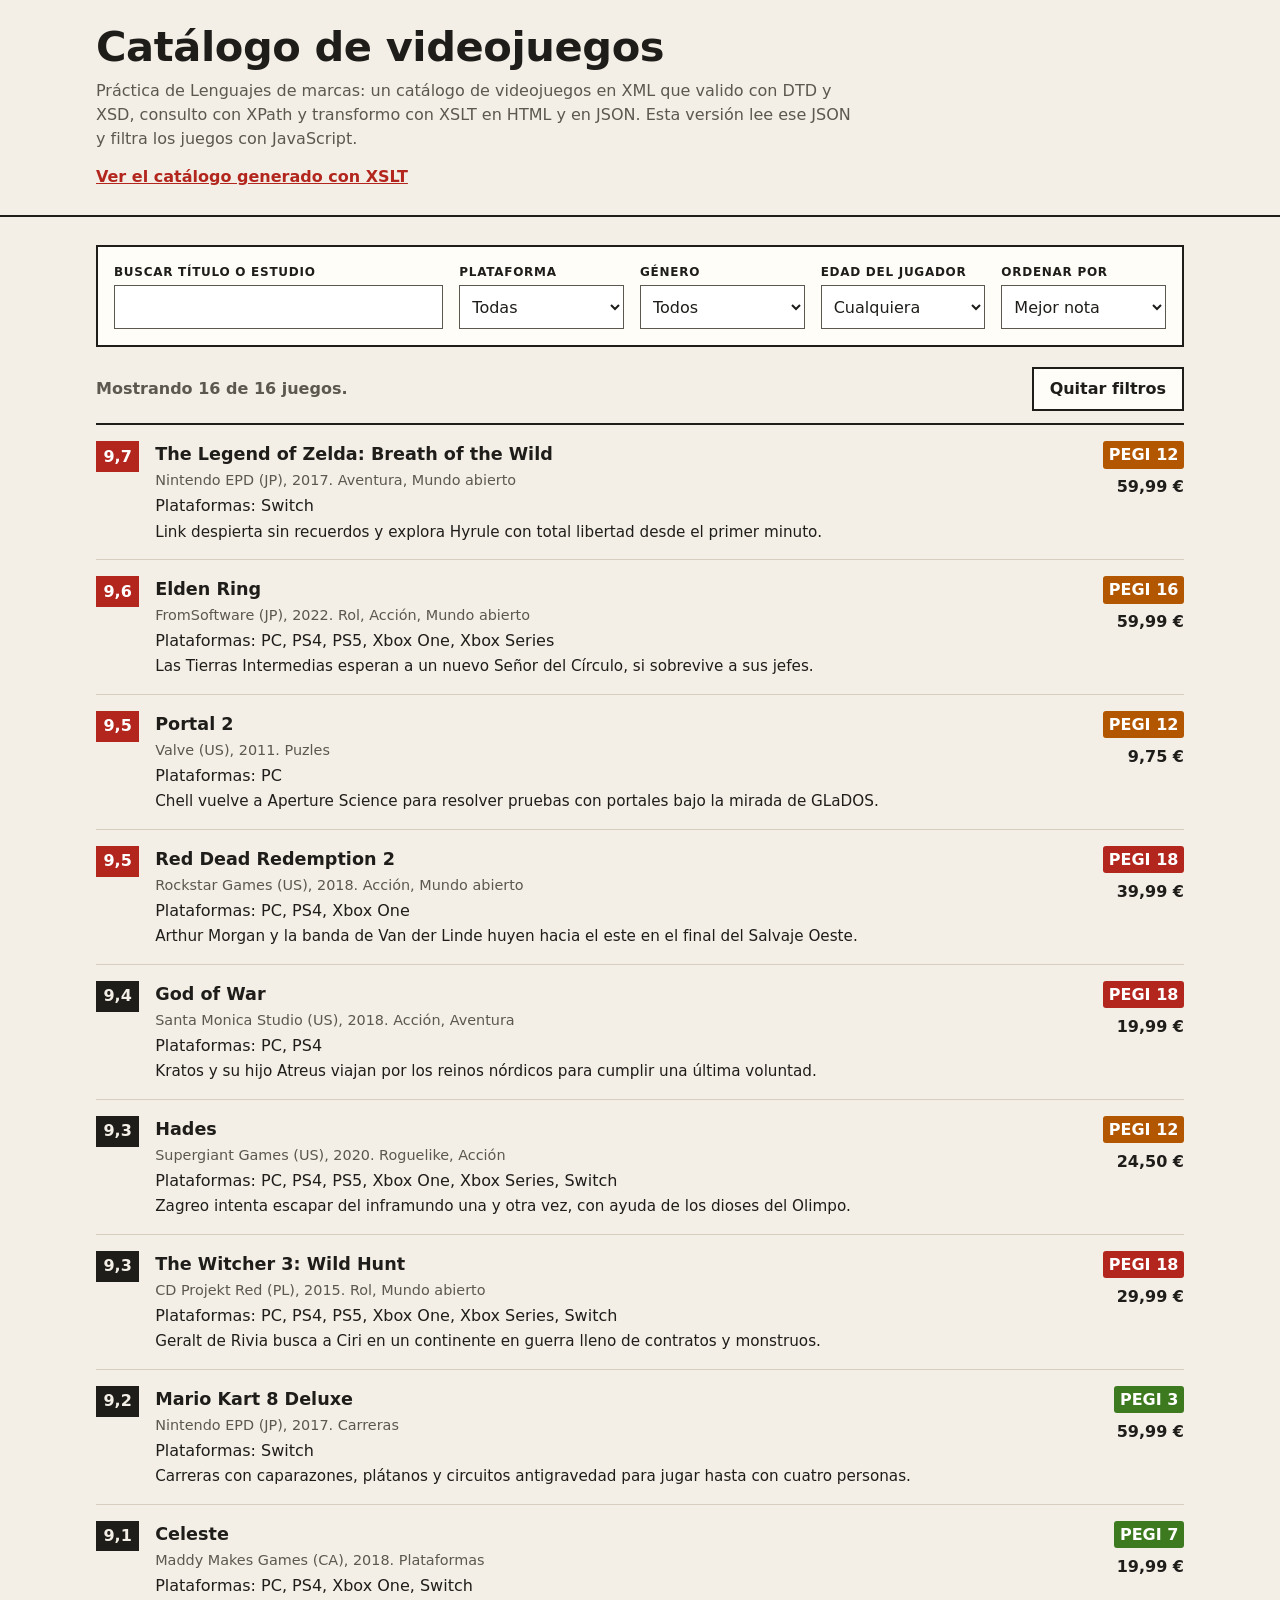
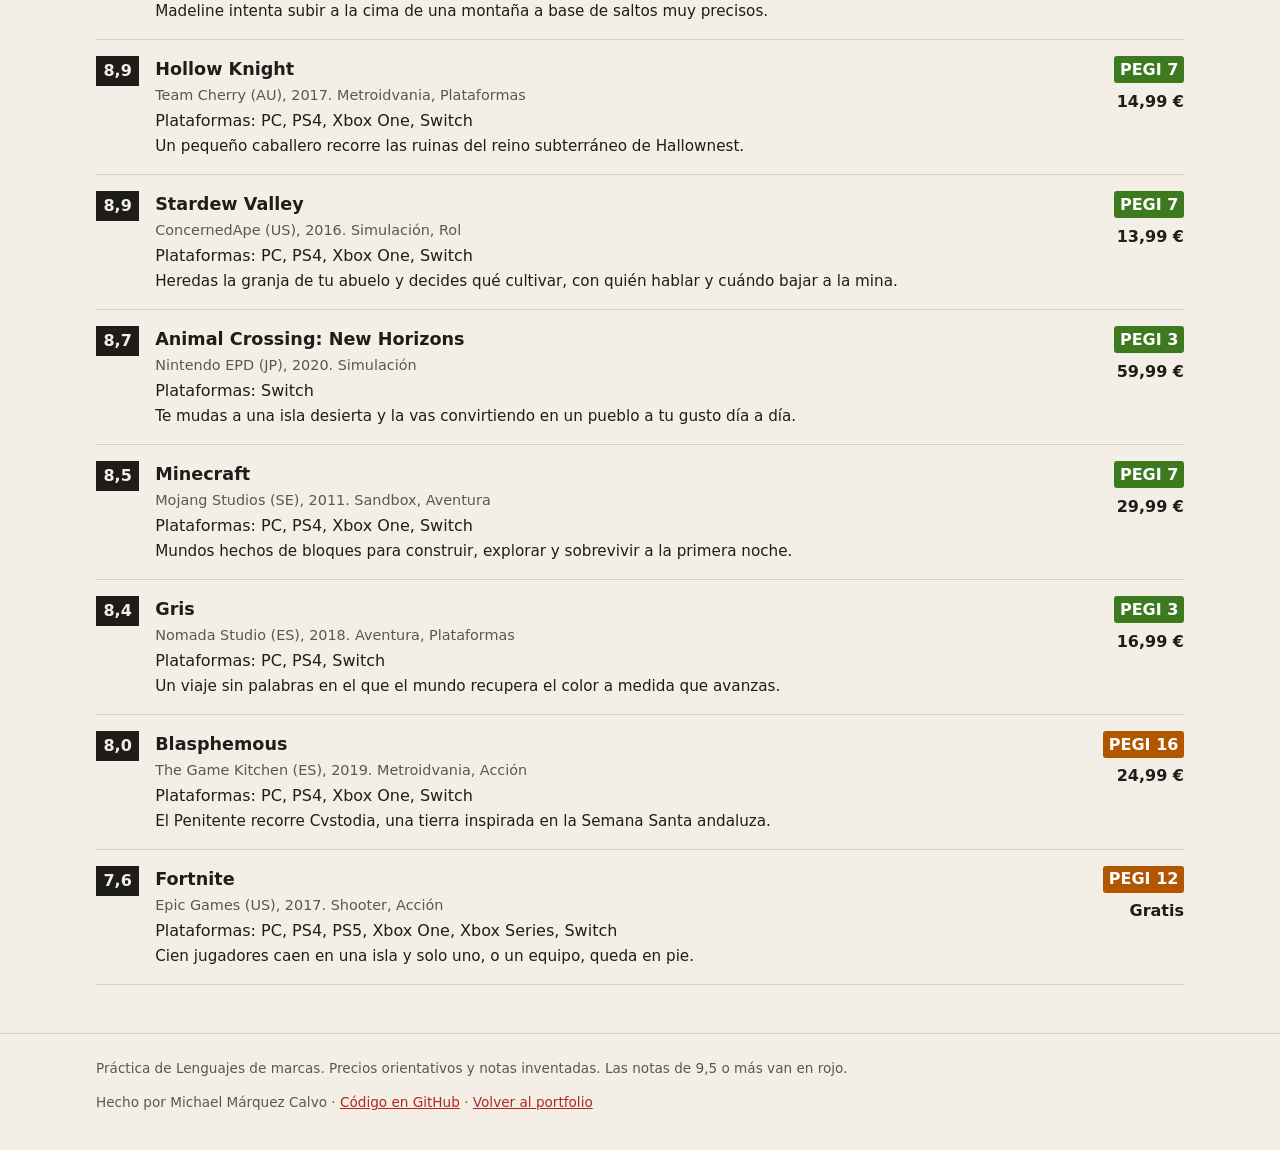
<file: web/index.html>
<!DOCTYPE html>
<html lang="es">
<head>
  <meta charset="UTF-8">
  <meta name="viewport" content="width=device-width, initial-scale=1">
  <meta name="description" content="Catálogo de videojuegos hecho en XML y validado con DTD y XSD. Esta versión lee el JSON generado con XSLT y filtra con JavaScript.">
  <title>Catálogo de videojuegos (JSON)</title>
  <link rel="stylesheet" href="../css/estilos.css">
</head>
<body>
  <header class="cabecera">
    <div class="contenedor">
      <h1>Catálogo de videojuegos</h1>
      <p class="cabecera__texto">Práctica de Lenguajes de marcas: un catálogo de videojuegos en XML que valido con DTD y XSD, consulto con XPath y transformo con XSLT en HTML y en JSON. Esta versión lee ese JSON y filtra los juegos con JavaScript.</p>
      <nav class="cabecera__enlaces" aria-label="Otras vistas">
        <a href="../salida/catalogo.html">Ver el catálogo generado con XSLT</a>
      </nav>
    </div>
  </header>

  <main class="contenedor">
    <form class="filtros" id="filtros" role="search">
      <div class="filtros__busqueda">
        <label for="busqueda">Buscar título o estudio</label>
        <input type="search" id="busqueda" name="busqueda" autocomplete="off">
      </div>
      <div>
        <label for="plataforma">Plataforma</label>
        <select id="plataforma" name="plataforma">
          <option value="">Todas</option>
        </select>
      </div>
      <div>
        <label for="genero">Género</label>
        <select id="genero" name="genero">
          <option value="">Todos</option>
        </select>
      </div>
      <div>
        <label for="edad">Edad del jugador</label>
        <select id="edad" name="edad">
          <option value="">Cualquiera</option>
          <option value="3">3 años</option>
          <option value="7">7 años</option>
          <option value="12">12 años</option>
          <option value="16">16 años</option>
        </select>
      </div>
      <div>
        <label for="orden">Ordenar por</label>
        <select id="orden" name="orden">
          <option value="nota">Mejor nota</option>
          <option value="precio">Más baratos</option>
          <option value="anio">Más recientes</option>
          <option value="titulo">Título, A-Z</option>
        </select>
      </div>
    </form>

    <div class="resultado">
      <p class="estado" id="estado" aria-live="polite">Cargando catálogo...</p>
      <!-- El atributo form une el botón al formulario aunque esté fuera de él -->
      <button type="reset" form="filtros" class="boton">Quitar filtros</button>
    </div>
    <ul class="lista-juegos" id="lista"></ul>
  </main>

  <footer class="pie">
    <div class="contenedor">
      <p>Práctica de Lenguajes de marcas. Precios orientativos y notas inventadas. Las notas de 9,5 o más van en rojo.</p>
      <p>Hecho por Michael Márquez Calvo · <a href="https://github.com/michaelmarquez-daw/videojuegos-xml">Código en GitHub</a> · <a href="https://michaelmarquez-daw.github.io/">Volver al portfolio</a></p>
    </div>
  </footer>

  <template id="plantilla-ficha">
    <li class="ficha">
      <span class="nota"><span class="visualmente-oculto">Nota </span><span class="nota__valor"></span></span>
      <div>
        <h2></h2>
        <p class="ficha__datos"></p>
        <p class="ficha__plataformas"></p>
        <p class="ficha__descripcion"></p>
      </div>
      <div class="ficha__lado">
        <span class="pegi"></span>
        <span class="ficha__precio"></span>
      </div>
    </li>
  </template>

  <script src="app.js"></script>
</body>
</html>
</file>
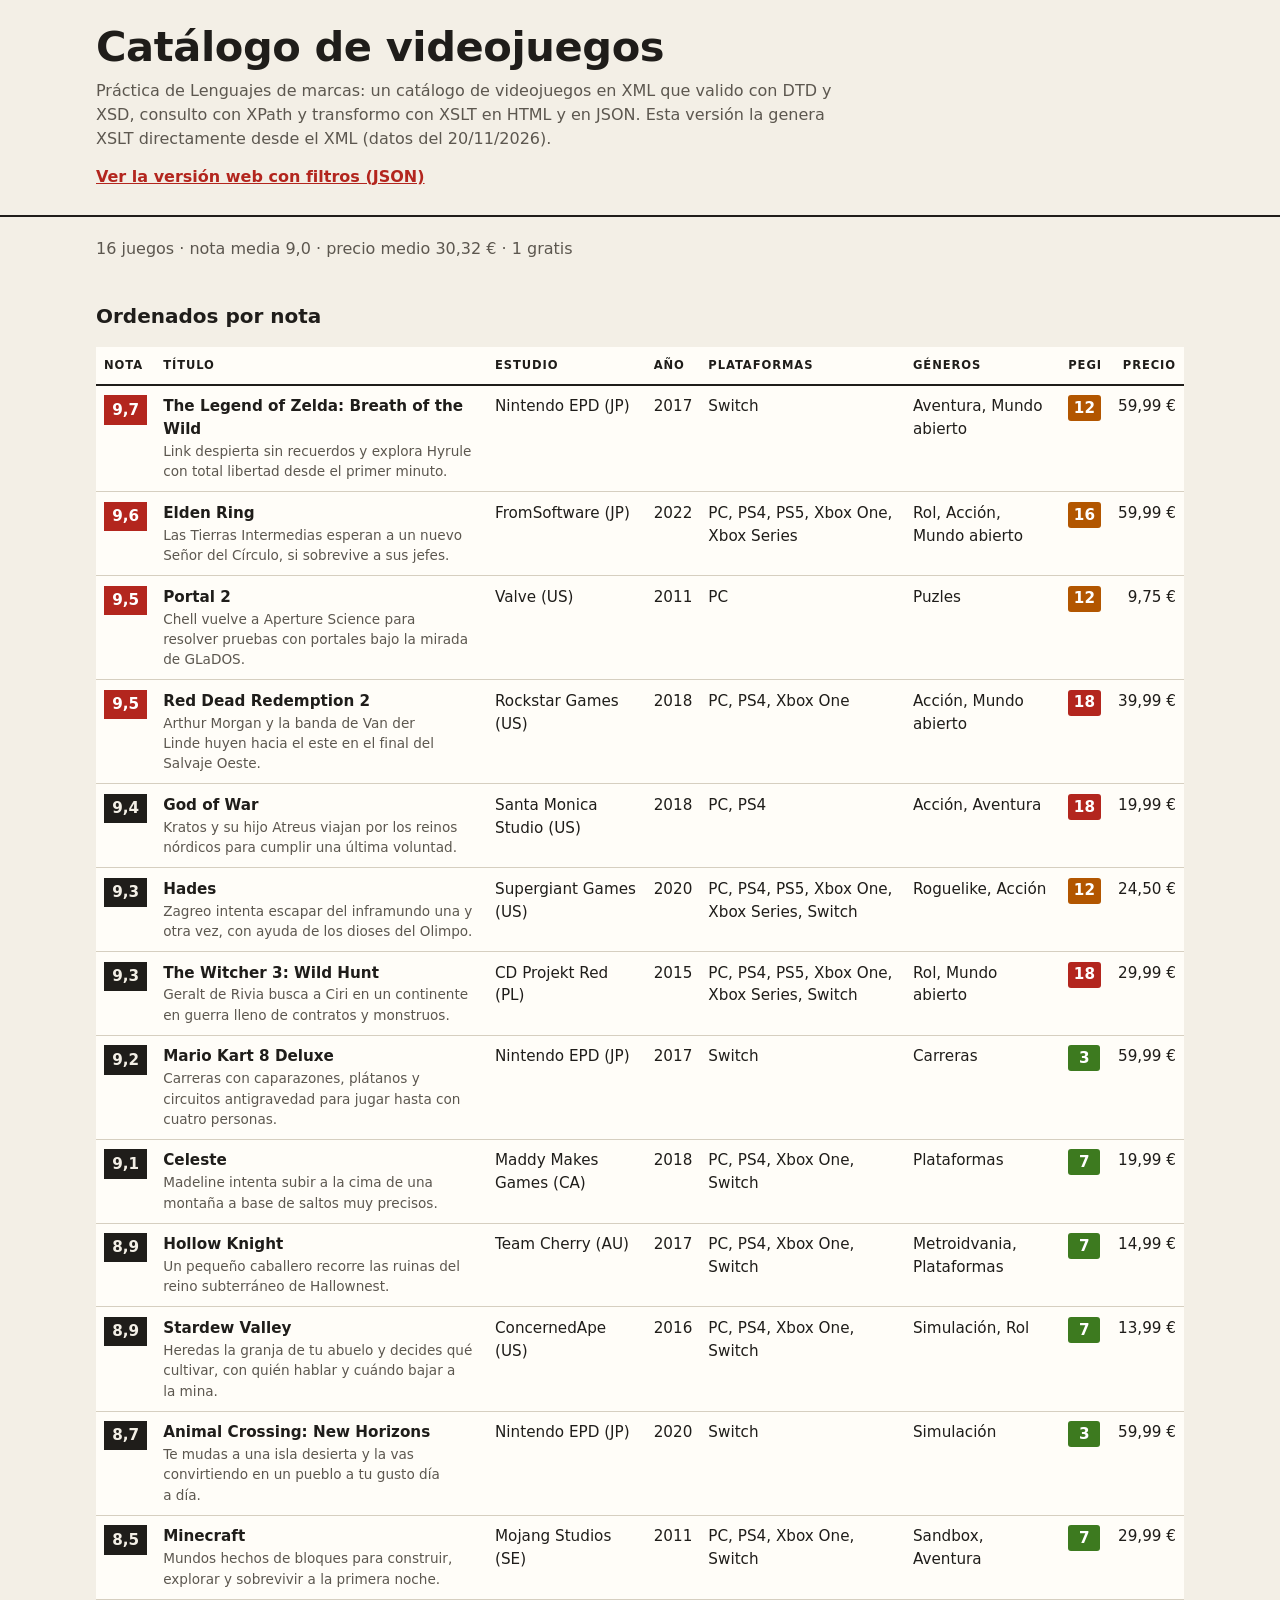
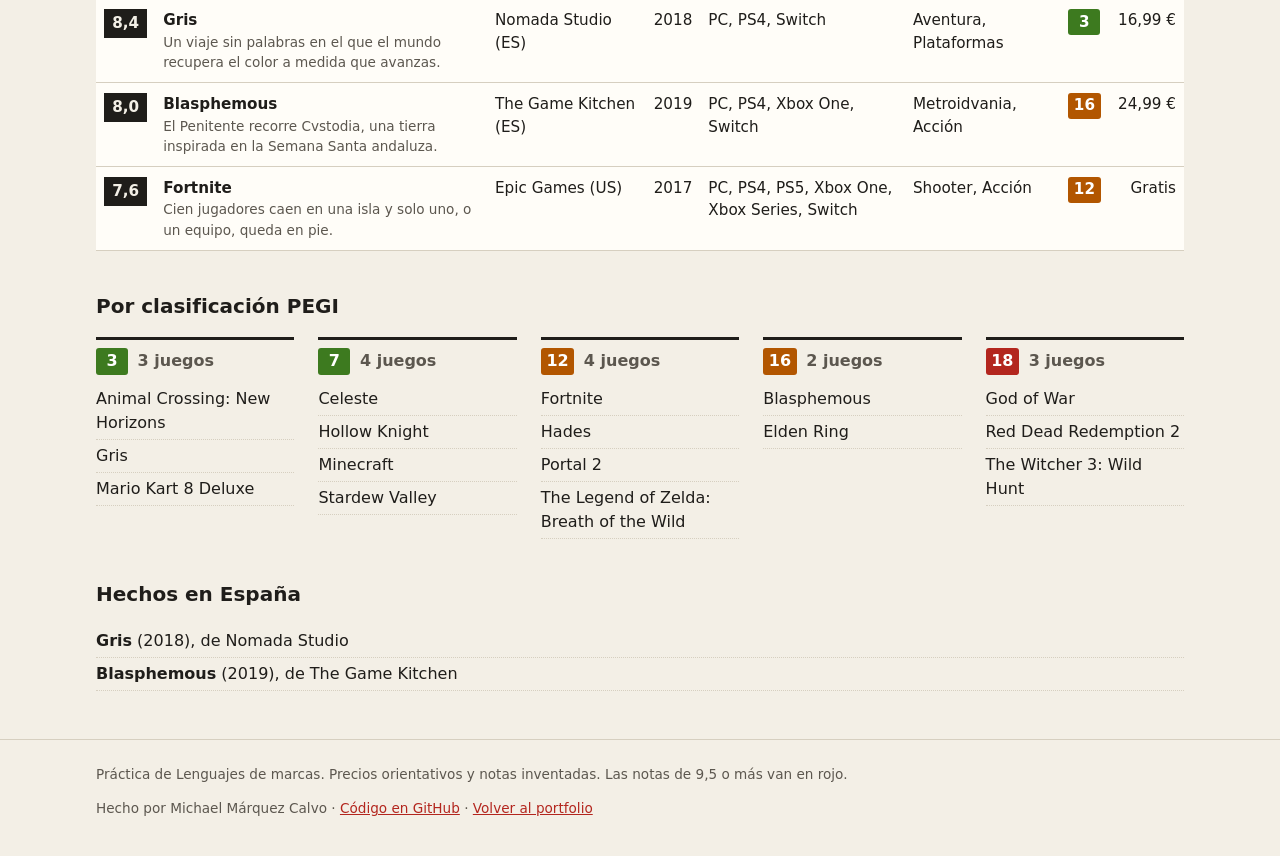
<file: salida/catalogo.html>
<!DOCTYPE html SYSTEM "about:legacy-compat">
<html lang="es">
    <head>
        <META http-equiv="Content-Type" content="text/html; charset=UTF-8">
        <meta name="viewport" content="width=device-width, initial-scale=1">
        <meta name="description" content="Cat&aacute;logo de videojuegos hecho en XML y validado con DTD y XSD. Esta versi&oacute;n la genera XSLT directamente desde el XML.">
        <title>Cat&aacute;logo de videojuegos</title>
        <link rel="stylesheet" href="../css/estilos.css">
    </head>
    <body>
        <header class="cabecera">
            <div class="contenedor">
                <h1>Cat&aacute;logo de videojuegos</h1>
                <p class="cabecera__texto">Pr&aacute;ctica de Lenguajes de marcas: un cat&aacute;logo de videojuegos en XML que valido con DTD y XSD, consulto con XPath y transformo con XSLT en HTML y en JSON. Esta versi&oacute;n la genera XSLT directamente desde el XML (datos del 20/11/2026).</p>
                <nav class="cabecera__enlaces" aria-label="Otras vistas">
                    <a href="../web/index.html">Ver la versi&oacute;n web con filtros (JSON)</a>
                </nav>
            </div>
        </header>
        <main class="contenedor">
            <p class="resumen">16 juegos &middot; nota media 9,0 &middot; precio medio 30,32&nbsp;&euro; &middot; 1 gratis</p>
            <section aria-labelledby="titulo-tabla">
                <h2 id="titulo-tabla">Ordenados por nota</h2>
                <div class="tabla-envoltorio">
                    <table class="tabla" role="table">
                        <thead role="rowgroup">
                            <tr role="row">
                                <th scope="col" role="columnheader">Nota</th><th scope="col" role="columnheader">T&iacute;tulo</th><th scope="col" role="columnheader">Estudio</th><th scope="col" role="columnheader">A&ntilde;o</th><th scope="col" role="columnheader">Plataformas</th><th scope="col" role="columnheader">G&eacute;neros</th><th scope="col" role="columnheader">PEGI</th><th scope="col" role="columnheader" class="num">Precio</th>
                            </tr>
                        </thead>
                        <tbody role="rowgroup">
                            <tr role="row">
                                <td role="cell" data-etiqueta="Nota"><span class="nota nota--alta">9,7</span></td><th scope="row" role="rowheader" data-etiqueta="T&iacute;tulo"><span class="tabla__titulo">The Legend of Zelda: Breath of the Wild</span><span class="tabla__descripcion">Link despierta sin recuerdos y explora Hyrule con total libertad desde el primer minuto.</span></th><td role="cell" data-etiqueta="Estudio">Nintendo EPD (JP)</td><td role="cell" data-etiqueta="A&ntilde;o">2017</td><td role="cell" data-etiqueta="Plataformas">Switch</td><td role="cell" data-etiqueta="G&eacute;neros">Aventura, Mundo abierto</td><td role="cell" data-etiqueta="PEGI"><span class="pegi pegi--naranja"><span class="visualmente-oculto">PEGI </span>12</span></td><td role="cell" data-etiqueta="Precio" class="num">59,99&nbsp;&euro;</td>
                            </tr>
                            <tr role="row">
                                <td role="cell" data-etiqueta="Nota"><span class="nota nota--alta">9,6</span></td><th scope="row" role="rowheader" data-etiqueta="T&iacute;tulo"><span class="tabla__titulo">Elden Ring</span><span class="tabla__descripcion">Las Tierras Intermedias esperan a un nuevo Se&ntilde;or del C&iacute;rculo, si sobrevive a sus jefes.</span></th><td role="cell" data-etiqueta="Estudio">FromSoftware (JP)</td><td role="cell" data-etiqueta="A&ntilde;o">2022</td><td role="cell" data-etiqueta="Plataformas">PC, PS4, PS5, Xbox One, Xbox Series</td><td role="cell" data-etiqueta="G&eacute;neros">Rol, Acci&oacute;n, Mundo abierto</td><td role="cell" data-etiqueta="PEGI"><span class="pegi pegi--naranja"><span class="visualmente-oculto">PEGI </span>16</span></td><td role="cell" data-etiqueta="Precio" class="num">59,99&nbsp;&euro;</td>
                            </tr>
                            <tr role="row">
                                <td role="cell" data-etiqueta="Nota"><span class="nota nota--alta">9,5</span></td><th scope="row" role="rowheader" data-etiqueta="T&iacute;tulo"><span class="tabla__titulo">Portal 2</span><span class="tabla__descripcion">Chell vuelve a Aperture Science para resolver pruebas con portales bajo la mirada de GLaDOS.</span></th><td role="cell" data-etiqueta="Estudio">Valve (US)</td><td role="cell" data-etiqueta="A&ntilde;o">2011</td><td role="cell" data-etiqueta="Plataformas">PC</td><td role="cell" data-etiqueta="G&eacute;neros">Puzles</td><td role="cell" data-etiqueta="PEGI"><span class="pegi pegi--naranja"><span class="visualmente-oculto">PEGI </span>12</span></td><td role="cell" data-etiqueta="Precio" class="num">9,75&nbsp;&euro;</td>
                            </tr>
                            <tr role="row">
                                <td role="cell" data-etiqueta="Nota"><span class="nota nota--alta">9,5</span></td><th scope="row" role="rowheader" data-etiqueta="T&iacute;tulo"><span class="tabla__titulo">Red Dead Redemption 2</span><span class="tabla__descripcion">Arthur Morgan y la banda de Van der Linde huyen hacia el este en el final del Salvaje Oeste.</span></th><td role="cell" data-etiqueta="Estudio">Rockstar Games (US)</td><td role="cell" data-etiqueta="A&ntilde;o">2018</td><td role="cell" data-etiqueta="Plataformas">PC, PS4, Xbox One</td><td role="cell" data-etiqueta="G&eacute;neros">Acci&oacute;n, Mundo abierto</td><td role="cell" data-etiqueta="PEGI"><span class="pegi pegi--rojo"><span class="visualmente-oculto">PEGI </span>18</span></td><td role="cell" data-etiqueta="Precio" class="num">39,99&nbsp;&euro;</td>
                            </tr>
                            <tr role="row">
                                <td role="cell" data-etiqueta="Nota"><span class="nota">9,4</span></td><th scope="row" role="rowheader" data-etiqueta="T&iacute;tulo"><span class="tabla__titulo">God of War</span><span class="tabla__descripcion">Kratos y su hijo Atreus viajan por los reinos n&oacute;rdicos para cumplir una &uacute;ltima voluntad.</span></th><td role="cell" data-etiqueta="Estudio">Santa Monica Studio (US)</td><td role="cell" data-etiqueta="A&ntilde;o">2018</td><td role="cell" data-etiqueta="Plataformas">PC, PS4</td><td role="cell" data-etiqueta="G&eacute;neros">Acci&oacute;n, Aventura</td><td role="cell" data-etiqueta="PEGI"><span class="pegi pegi--rojo"><span class="visualmente-oculto">PEGI </span>18</span></td><td role="cell" data-etiqueta="Precio" class="num">19,99&nbsp;&euro;</td>
                            </tr>
                            <tr role="row">
                                <td role="cell" data-etiqueta="Nota"><span class="nota">9,3</span></td><th scope="row" role="rowheader" data-etiqueta="T&iacute;tulo"><span class="tabla__titulo">Hades</span><span class="tabla__descripcion">Zagreo intenta escapar del inframundo una y otra vez, con ayuda de los dioses del Olimpo.</span></th><td role="cell" data-etiqueta="Estudio">Supergiant Games (US)</td><td role="cell" data-etiqueta="A&ntilde;o">2020</td><td role="cell" data-etiqueta="Plataformas">PC, PS4, PS5, Xbox One, Xbox Series, Switch</td><td role="cell" data-etiqueta="G&eacute;neros">Roguelike, Acci&oacute;n</td><td role="cell" data-etiqueta="PEGI"><span class="pegi pegi--naranja"><span class="visualmente-oculto">PEGI </span>12</span></td><td role="cell" data-etiqueta="Precio" class="num">24,50&nbsp;&euro;</td>
                            </tr>
                            <tr role="row">
                                <td role="cell" data-etiqueta="Nota"><span class="nota">9,3</span></td><th scope="row" role="rowheader" data-etiqueta="T&iacute;tulo"><span class="tabla__titulo">The Witcher 3: Wild Hunt</span><span class="tabla__descripcion">Geralt de Rivia busca a Ciri en un continente en guerra lleno de contratos y monstruos.</span></th><td role="cell" data-etiqueta="Estudio">CD Projekt Red (PL)</td><td role="cell" data-etiqueta="A&ntilde;o">2015</td><td role="cell" data-etiqueta="Plataformas">PC, PS4, PS5, Xbox One, Xbox Series, Switch</td><td role="cell" data-etiqueta="G&eacute;neros">Rol, Mundo abierto</td><td role="cell" data-etiqueta="PEGI"><span class="pegi pegi--rojo"><span class="visualmente-oculto">PEGI </span>18</span></td><td role="cell" data-etiqueta="Precio" class="num">29,99&nbsp;&euro;</td>
                            </tr>
                            <tr role="row">
                                <td role="cell" data-etiqueta="Nota"><span class="nota">9,2</span></td><th scope="row" role="rowheader" data-etiqueta="T&iacute;tulo"><span class="tabla__titulo">Mario Kart 8 Deluxe</span><span class="tabla__descripcion">Carreras con caparazones, pl&aacute;tanos y circuitos antigravedad para jugar hasta con cuatro personas.</span></th><td role="cell" data-etiqueta="Estudio">Nintendo EPD (JP)</td><td role="cell" data-etiqueta="A&ntilde;o">2017</td><td role="cell" data-etiqueta="Plataformas">Switch</td><td role="cell" data-etiqueta="G&eacute;neros">Carreras</td><td role="cell" data-etiqueta="PEGI"><span class="pegi pegi--verde"><span class="visualmente-oculto">PEGI </span>3</span></td><td role="cell" data-etiqueta="Precio" class="num">59,99&nbsp;&euro;</td>
                            </tr>
                            <tr role="row">
                                <td role="cell" data-etiqueta="Nota"><span class="nota">9,1</span></td><th scope="row" role="rowheader" data-etiqueta="T&iacute;tulo"><span class="tabla__titulo">Celeste</span><span class="tabla__descripcion">Madeline intenta subir a la cima de una monta&ntilde;a a base de saltos muy precisos.</span></th><td role="cell" data-etiqueta="Estudio">Maddy Makes Games (CA)</td><td role="cell" data-etiqueta="A&ntilde;o">2018</td><td role="cell" data-etiqueta="Plataformas">PC, PS4, Xbox One, Switch</td><td role="cell" data-etiqueta="G&eacute;neros">Plataformas</td><td role="cell" data-etiqueta="PEGI"><span class="pegi pegi--verde"><span class="visualmente-oculto">PEGI </span>7</span></td><td role="cell" data-etiqueta="Precio" class="num">19,99&nbsp;&euro;</td>
                            </tr>
                            <tr role="row">
                                <td role="cell" data-etiqueta="Nota"><span class="nota">8,9</span></td><th scope="row" role="rowheader" data-etiqueta="T&iacute;tulo"><span class="tabla__titulo">Hollow Knight</span><span class="tabla__descripcion">Un peque&ntilde;o caballero recorre las ruinas del reino subterr&aacute;neo de Hallownest.</span></th><td role="cell" data-etiqueta="Estudio">Team Cherry (AU)</td><td role="cell" data-etiqueta="A&ntilde;o">2017</td><td role="cell" data-etiqueta="Plataformas">PC, PS4, Xbox One, Switch</td><td role="cell" data-etiqueta="G&eacute;neros">Metroidvania, Plataformas</td><td role="cell" data-etiqueta="PEGI"><span class="pegi pegi--verde"><span class="visualmente-oculto">PEGI </span>7</span></td><td role="cell" data-etiqueta="Precio" class="num">14,99&nbsp;&euro;</td>
                            </tr>
                            <tr role="row">
                                <td role="cell" data-etiqueta="Nota"><span class="nota">8,9</span></td><th scope="row" role="rowheader" data-etiqueta="T&iacute;tulo"><span class="tabla__titulo">Stardew Valley</span><span class="tabla__descripcion">Heredas la granja de tu abuelo y decides qu&eacute; cultivar, con qui&eacute;n hablar y cu&aacute;ndo bajar a la mina.</span></th><td role="cell" data-etiqueta="Estudio">ConcernedApe (US)</td><td role="cell" data-etiqueta="A&ntilde;o">2016</td><td role="cell" data-etiqueta="Plataformas">PC, PS4, Xbox One, Switch</td><td role="cell" data-etiqueta="G&eacute;neros">Simulaci&oacute;n, Rol</td><td role="cell" data-etiqueta="PEGI"><span class="pegi pegi--verde"><span class="visualmente-oculto">PEGI </span>7</span></td><td role="cell" data-etiqueta="Precio" class="num">13,99&nbsp;&euro;</td>
                            </tr>
                            <tr role="row">
                                <td role="cell" data-etiqueta="Nota"><span class="nota">8,7</span></td><th scope="row" role="rowheader" data-etiqueta="T&iacute;tulo"><span class="tabla__titulo">Animal Crossing: New Horizons</span><span class="tabla__descripcion">Te mudas a una isla desierta y la vas convirtiendo en un pueblo a tu gusto d&iacute;a a d&iacute;a.</span></th><td role="cell" data-etiqueta="Estudio">Nintendo EPD (JP)</td><td role="cell" data-etiqueta="A&ntilde;o">2020</td><td role="cell" data-etiqueta="Plataformas">Switch</td><td role="cell" data-etiqueta="G&eacute;neros">Simulaci&oacute;n</td><td role="cell" data-etiqueta="PEGI"><span class="pegi pegi--verde"><span class="visualmente-oculto">PEGI </span>3</span></td><td role="cell" data-etiqueta="Precio" class="num">59,99&nbsp;&euro;</td>
                            </tr>
                            <tr role="row">
                                <td role="cell" data-etiqueta="Nota"><span class="nota">8,5</span></td><th scope="row" role="rowheader" data-etiqueta="T&iacute;tulo"><span class="tabla__titulo">Minecraft</span><span class="tabla__descripcion">Mundos hechos de bloques para construir, explorar y sobrevivir a la primera noche.</span></th><td role="cell" data-etiqueta="Estudio">Mojang Studios (SE)</td><td role="cell" data-etiqueta="A&ntilde;o">2011</td><td role="cell" data-etiqueta="Plataformas">PC, PS4, Xbox One, Switch</td><td role="cell" data-etiqueta="G&eacute;neros">Sandbox, Aventura</td><td role="cell" data-etiqueta="PEGI"><span class="pegi pegi--verde"><span class="visualmente-oculto">PEGI </span>7</span></td><td role="cell" data-etiqueta="Precio" class="num">29,99&nbsp;&euro;</td>
                            </tr>
                            <tr role="row">
                                <td role="cell" data-etiqueta="Nota"><span class="nota">8,4</span></td><th scope="row" role="rowheader" data-etiqueta="T&iacute;tulo"><span class="tabla__titulo">Gris</span><span class="tabla__descripcion">Un viaje sin palabras en el que el mundo recupera el color a medida que avanzas.</span></th><td role="cell" data-etiqueta="Estudio">Nomada Studio (ES)</td><td role="cell" data-etiqueta="A&ntilde;o">2018</td><td role="cell" data-etiqueta="Plataformas">PC, PS4, Switch</td><td role="cell" data-etiqueta="G&eacute;neros">Aventura, Plataformas</td><td role="cell" data-etiqueta="PEGI"><span class="pegi pegi--verde"><span class="visualmente-oculto">PEGI </span>3</span></td><td role="cell" data-etiqueta="Precio" class="num">16,99&nbsp;&euro;</td>
                            </tr>
                            <tr role="row">
                                <td role="cell" data-etiqueta="Nota"><span class="nota">8,0</span></td><th scope="row" role="rowheader" data-etiqueta="T&iacute;tulo"><span class="tabla__titulo">Blasphemous</span><span class="tabla__descripcion">El Penitente recorre Cvstodia, una tierra inspirada en la Semana Santa andaluza.</span></th><td role="cell" data-etiqueta="Estudio">The Game Kitchen (ES)</td><td role="cell" data-etiqueta="A&ntilde;o">2019</td><td role="cell" data-etiqueta="Plataformas">PC, PS4, Xbox One, Switch</td><td role="cell" data-etiqueta="G&eacute;neros">Metroidvania, Acci&oacute;n</td><td role="cell" data-etiqueta="PEGI"><span class="pegi pegi--naranja"><span class="visualmente-oculto">PEGI </span>16</span></td><td role="cell" data-etiqueta="Precio" class="num">24,99&nbsp;&euro;</td>
                            </tr>
                            <tr role="row">
                                <td role="cell" data-etiqueta="Nota"><span class="nota">7,6</span></td><th scope="row" role="rowheader" data-etiqueta="T&iacute;tulo"><span class="tabla__titulo">Fortnite</span><span class="tabla__descripcion">Cien jugadores caen en una isla y solo uno, o un equipo, queda en pie.</span></th><td role="cell" data-etiqueta="Estudio">Epic Games (US)</td><td role="cell" data-etiqueta="A&ntilde;o">2017</td><td role="cell" data-etiqueta="Plataformas">PC, PS4, PS5, Xbox One, Xbox Series, Switch</td><td role="cell" data-etiqueta="G&eacute;neros">Shooter, Acci&oacute;n</td><td role="cell" data-etiqueta="PEGI"><span class="pegi pegi--naranja"><span class="visualmente-oculto">PEGI </span>12</span></td><td role="cell" data-etiqueta="Precio" class="num">Gratis</td>
                            </tr>
                        </tbody>
                    </table>
                </div>
            </section>
            <section aria-labelledby="titulo-pegi">
                <h2 id="titulo-pegi">Por clasificaci&oacute;n PEGI</h2>
                <div class="grupos">
                    <div class="grupo">
                        <h3>
                            <span class="pegi pegi--verde"><span class="visualmente-oculto">PEGI </span>3</span><span class="grupo__total">3 juegos</span>
                        </h3>
                        <ul>
                            <li>Animal Crossing: New Horizons</li>
                            <li>Gris</li>
                            <li>Mario Kart 8 Deluxe</li>
                        </ul>
                    </div>
                    <div class="grupo">
                        <h3>
                            <span class="pegi pegi--verde"><span class="visualmente-oculto">PEGI </span>7</span><span class="grupo__total">4 juegos</span>
                        </h3>
                        <ul>
                            <li>Celeste</li>
                            <li>Hollow Knight</li>
                            <li>Minecraft</li>
                            <li>Stardew Valley</li>
                        </ul>
                    </div>
                    <div class="grupo">
                        <h3>
                            <span class="pegi pegi--naranja"><span class="visualmente-oculto">PEGI </span>12</span><span class="grupo__total">4 juegos</span>
                        </h3>
                        <ul>
                            <li>Fortnite</li>
                            <li>Hades</li>
                            <li>Portal 2</li>
                            <li>The Legend of Zelda: Breath of the Wild</li>
                        </ul>
                    </div>
                    <div class="grupo">
                        <h3>
                            <span class="pegi pegi--naranja"><span class="visualmente-oculto">PEGI </span>16</span><span class="grupo__total">2 juegos</span>
                        </h3>
                        <ul>
                            <li>Blasphemous</li>
                            <li>Elden Ring</li>
                        </ul>
                    </div>
                    <div class="grupo">
                        <h3>
                            <span class="pegi pegi--rojo"><span class="visualmente-oculto">PEGI </span>18</span><span class="grupo__total">3 juegos</span>
                        </h3>
                        <ul>
                            <li>God of War</li>
                            <li>Red Dead Redemption 2</li>
                            <li>The Witcher 3: Wild Hunt</li>
                        </ul>
                    </div>
                </div>
            </section>
            <section aria-labelledby="titulo-espana">
                <h2 id="titulo-espana">Hechos en Espa&ntilde;a</h2>
                <ul class="lista-simple">
                    <li>
                        <strong>Gris</strong> (2018), de Nomada Studio
                    </li>
                    <li>
                        <strong>Blasphemous</strong> (2019), de The Game Kitchen
                    </li>
                </ul>
            </section>
        </main>
        <footer class="pie">
            <div class="contenedor">
                <p>Pr&aacute;ctica de Lenguajes de marcas. Precios orientativos y notas inventadas. Las notas de 9,5 o m&aacute;s van en rojo.</p>
                <p>
                    Hecho por Michael M&aacute;rquez Calvo &middot; <a href="https://github.com/michaelmarquez-daw/videojuegos-xml">C&oacute;digo en GitHub</a> &middot; <a href="https://michaelmarquez-daw.github.io/">Volver al portfolio</a>
                </p>
            </div>
        </footer>
    </body>
</html>
</file>
<file: css/estilos.css>
/* Estilos compartidos por salida/catalogo.html (XSLT) y web/index.html (JSON) */

:root {
  --papel: #f3efe6;
  --blanco: #fffdf8;
  --tinta: #1f1d1a;
  --gris: #5c574f;
  --linea: #d6cfc0;
  --rojo: #b3261e;
  --pegi-verde: #3d7a1f;
  --pegi-naranja: #b25600;
  --pegi-rojo: #b3261e;
  --letra: "Segoe UI", system-ui, -apple-system, Roboto, "Helvetica Neue", Arial, sans-serif;
}

* {
  box-sizing: border-box;
}

body {
  margin: 0;
  background: var(--papel);
  color: var(--tinta);
  font-family: var(--letra);
  line-height: 1.5;
}

/* Reparte mejor las líneas: sin una palabra sola al final del título o del párrafo */
h1,
h2,
h3 {
  text-wrap: balance;
}

p,
.tabla__descripcion {
  text-wrap: pretty;
}

a {
  color: var(--rojo);
}

a:focus-visible,
input:focus-visible,
select:focus-visible,
button:focus-visible {
  outline: 3px solid var(--rojo);
  outline-offset: 2px;
}

.contenedor {
  max-width: 1120px;
  margin: 0 auto;
  padding: 0 16px;
}

.visualmente-oculto {
  position: absolute;
  width: 1px;
  height: 1px;
  margin: -1px;
  padding: 0;
  border: 0;
  overflow: hidden;
  clip: rect(0 0 0 0);
  white-space: nowrap;
}

.cabecera {
  border-bottom: 2px solid var(--tinta);
  padding: 1.5rem 0 1rem;
}

.cabecera h1 {
  margin: 0;
  font-size: clamp(1.8rem, 5vw, 2.6rem);
  font-weight: 800;
  line-height: 1.1;
  letter-spacing: -0.01em;
}

.cabecera__texto {
  max-width: 75ch;
  margin: 0.6rem 0 0;
  color: var(--gris);
}

.cabecera__enlaces {
  margin-top: 0.25rem;
}

/* Enlaces de 44 px de alto como mínimo para poder pulsarlos bien con el dedo */
.cabecera__enlaces a,
.pie a {
  display: inline-block;
  min-height: 44px;
  padding: 10px 0;
}

.cabecera__enlaces a {
  font-weight: 600;
}

h2 {
  margin: 2.5rem 0 1rem;
  font-size: 1.25rem;
}

.resumen {
  margin: 1.25rem 0 0;
  color: var(--gris);
}

/* Tabla del catálogo */
/* Si algún día no cabe, la tabla se desplaza dentro de su caja y no mueve toda la página */
.tabla-envoltorio {
  overflow-x: auto;
}

.tabla {
  width: 100%;
  border-collapse: collapse;
  font-size: 0.95rem;
  background: var(--blanco);
}

.tabla thead th {
  text-align: left;
  font-size: 0.72rem;
  letter-spacing: 0.08em;
  text-transform: uppercase;
  border-bottom: 2px solid var(--tinta);
  padding: 0.6rem 0.5rem;
}

.tabla td,
.tabla tbody th {
  padding: 0.6rem 0.5rem;
  border-bottom: 1px solid var(--linea);
  vertical-align: top;
  text-align: left;
  font-weight: normal;
}

.tabla__titulo {
  display: block;
  font-weight: 700;
}

.tabla__descripcion {
  display: block;
  color: var(--gris);
  font-size: 0.85rem;
}

/* .tabla .num pesa más que .tabla td, así no hace falta !important */
.tabla .num {
  text-align: right;
  white-space: nowrap;
  font-variant-numeric: tabular-nums;
}

/* Caja de nota como las de las revistas de videojuegos */
.nota {
  display: inline-block;
  min-width: 2.7rem;
  padding: 0.2rem 0.4rem;
  background: var(--tinta);
  color: var(--papel);
  font-weight: 800;
  text-align: center;
  font-variant-numeric: tabular-nums;
}

.nota--alta {
  background: var(--rojo);
  color: #fff;
}

.pegi {
  display: inline-block;
  min-width: 2rem;
  padding: 0.1rem 0.35rem;
  border-radius: 3px;
  color: #fff;
  font-weight: 800;
  text-align: center;
}

.pegi--verde { background: var(--pegi-verde); }
.pegi--naranja { background: var(--pegi-naranja); }
.pegi--rojo { background: var(--pegi-rojo); }

/* Agrupación por PEGI */
.grupos {
  display: grid;
  grid-template-columns: repeat(auto-fill, minmax(170px, 1fr));
  gap: 1.5rem;
}

.grupo {
  border-top: 3px solid var(--tinta);
  padding-top: 0.5rem;
}

.grupo h3 {
  display: flex;
  align-items: center;
  gap: 0.6rem;
  margin: 0 0 0.5rem;
  font-size: 1rem;
}

.grupo__total {
  font-weight: 600;
  color: var(--gris);
}

.grupo ul,
.lista-simple {
  margin: 0;
  padding: 0;
  list-style: none;
}

.grupo li,
.lista-simple li {
  padding: 0.25rem 0;
  border-bottom: 1px dotted var(--linea);
}

.pie {
  margin-top: 3rem;
  padding: 1.25rem 0;
  border-top: 1px solid var(--linea);
  color: var(--gris);
  font-size: 0.85rem;
}

.pie p {
  margin: 0.25rem 0;
}

/* Versión web: filtros y lista */
.filtros {
  display: grid;
  grid-template-columns: 2fr repeat(4, 1fr);
  gap: 1rem;
  margin-top: 1.75rem;
  padding: 1rem;
  background: var(--blanco);
  border: 2px solid var(--tinta);
}

.filtros label {
  display: block;
  margin-bottom: 0.25rem;
  font-size: 0.75rem;
  font-weight: 700;
  letter-spacing: 0.06em;
  text-transform: uppercase;
}

.filtros input,
.filtros select {
  width: 100%;
  padding: 0.45rem 0.5rem;
  border: 1px solid var(--gris);
  border-radius: 0;
  background: #fff;
  color: var(--tinta);
  font: inherit;
  min-height: 44px;
}

.filtros select {
  cursor: pointer;
}

/* Texto con el número de resultados y, a su lado, el botón para quitar los filtros */
.resultado {
  display: flex;
  flex-wrap: wrap;
  align-items: center;
  justify-content: space-between;
  gap: 0.5rem 1rem;
  margin: 1.25rem 0 0.75rem;
}

.estado {
  margin: 0;
  color: var(--gris);
  font-weight: 600;
}

.boton {
  min-height: 44px;
  padding: 0 1rem;
  border: 2px solid var(--tinta);
  border-radius: 0;
  background: var(--blanco);
  color: var(--tinta);
  font: inherit;
  font-weight: 700;
  cursor: pointer;
}

.boton:hover {
  background: var(--papel);
}

.lista-juegos {
  margin: 0;
  padding: 0;
  list-style: none;
  border-top: 2px solid var(--tinta);
}

.ficha {
  display: grid;
  grid-template-columns: auto 1fr auto;
  align-items: start;
  gap: 1rem;
  padding: 1rem 0;
  border-bottom: 1px solid var(--linea);
}

.ficha h2 {
  margin: 0;
  font-size: 1.1rem;
}

.ficha p {
  margin: 0.15rem 0 0;
}

.ficha__datos {
  color: var(--gris);
  font-size: 0.9rem;
}

.ficha__descripcion {
  font-size: 0.95rem;
}

.ficha__lado {
  text-align: right;
}

.ficha__precio {
  display: block;
  margin-top: 0.4rem;
  font-weight: 700;
  font-variant-numeric: tabular-nums;
}

@media (max-width: 860px) {
  .filtros {
    grid-template-columns: 1fr 1fr;
  }

  .filtros__busqueda {
    grid-column: 1 / -1;
  }
}

@media (max-width: 760px) {
  /* En móvil cada fila de la tabla pasa a ser un bloque con etiquetas */
  .tabla thead {
    position: absolute;
    width: 1px;
    height: 1px;
    overflow: hidden;
    clip: rect(0 0 0 0);
  }

  .tabla,
  .tabla tbody,
  .tabla tr,
  .tabla td,
  .tabla tbody th {
    display: block;
  }

  .tabla tr {
    padding: 0.75rem;
    border-bottom: 1px solid var(--linea);
  }

  .tabla td,
  .tabla tbody th {
    padding: 0.15rem 0;
    border: 0;
  }

  .tabla td::before {
    content: attr(data-etiqueta) ": ";
    font-size: 0.75rem;
    font-weight: 700;
    text-transform: uppercase;
    color: var(--gris);
  }

  .tabla .num {
    text-align: left;
  }

  /* La caja de la nota ya se entiende sola y el precio lleva € o "Gratis" */
  .tabla td[data-etiqueta="Nota"]::before,
  .tabla td[data-etiqueta="Precio"]::before {
    content: none;
  }

  /* Estudio y año en una línea, y PEGI y precio en otra, para que cada juego ocupe menos */
  .tabla td[data-etiqueta="Estudio"],
  .tabla td[data-etiqueta="Año"],
  .tabla td[data-etiqueta="PEGI"],
  .tabla td[data-etiqueta="Precio"] {
    display: inline-block;
    margin-right: 1rem;
  }

  /* En móvil el texto principal a 16 px y el secundario a 15 px */
  .tabla,
  .ficha__descripcion {
    font-size: 1rem;
  }

  .tabla__descripcion,
  .ficha__datos,
  .pie {
    font-size: 0.9375rem;
  }

  .ficha {
    grid-template-columns: auto 1fr;
  }

  .ficha__lado {
    grid-column: 2;
    text-align: left;
  }

  .ficha__precio {
    display: inline;
    margin: 0 0 0 0.75rem;
  }
}
</file>
